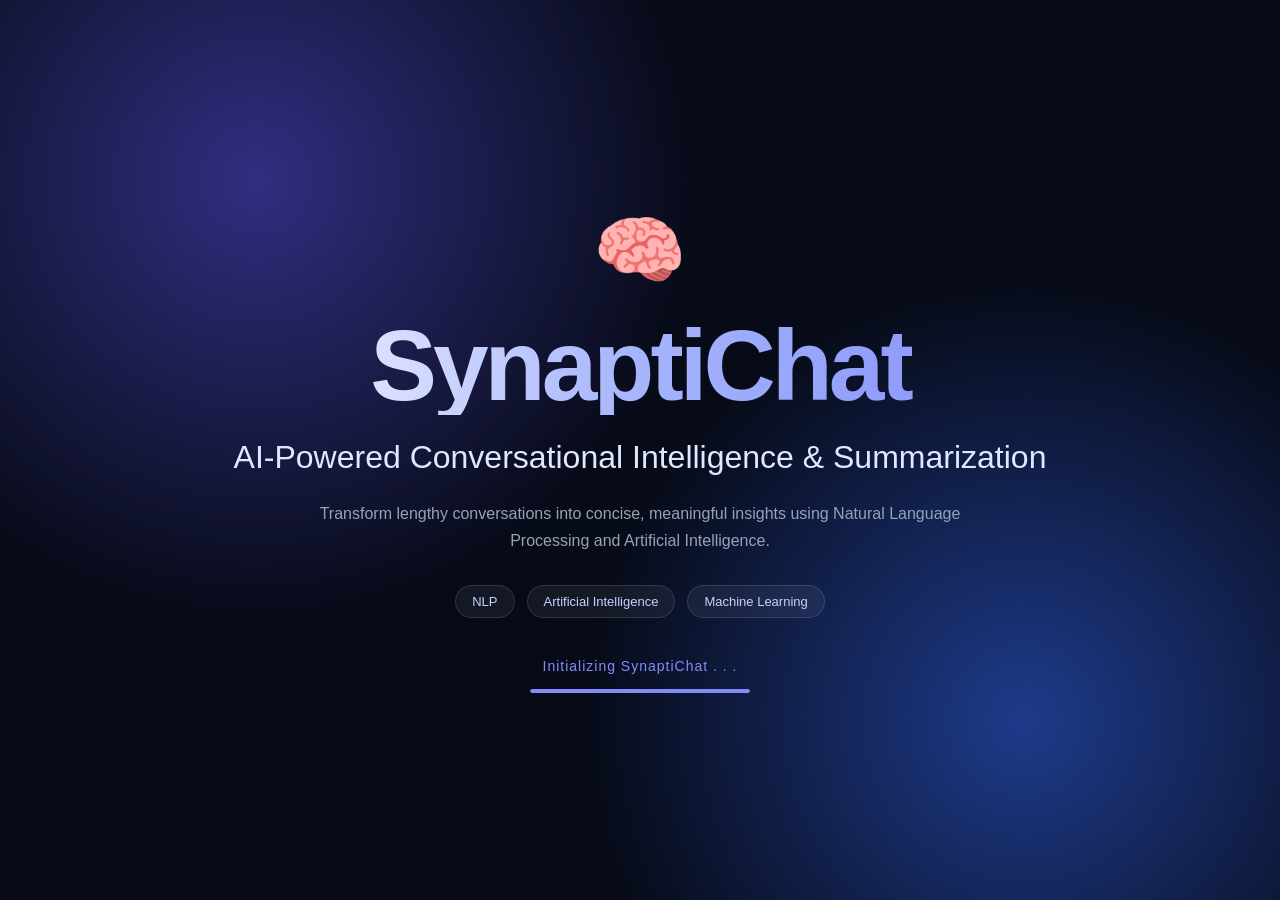
<file: frontend/index.html>
<!DOCTYPE html>
<html lang="en">

<head>

    <meta charset="UTF-8">

    <meta
        name="viewport"
        content="width=device-width, initial-scale=1.0"
    >

    <title>SynaptiChat</title>


    <style>

        * {
            margin: 0;
            padding: 0;
            box-sizing: border-box;
        }


        body {

            min-height: 100vh;

            display: flex;

            justify-content: center;

            align-items: center;

            font-family:
                Arial,
                Helvetica,
                sans-serif;

            color: white;

            overflow: hidden;

            background:
                radial-gradient(
                    circle at 20% 20%,
                    #312e81,
                    transparent 35%
                ),

                radial-gradient(
                    circle at 80% 80%,
                    #1e3a8a,
                    transparent 35%
                ),

                #070b18;
        }


        .splash {

            width: 90%;

            max-width: 900px;

            text-align: center;

            animation:
                fadeIn 1.2s ease;
        }


        .brain {

            font-size: 75px;

            margin-bottom: 20px;

            animation:
                float 2.5s ease-in-out
                infinite;
        }


        h1 {

            font-size:
                clamp(
                    55px,
                    10vw,
                    100px
                );

            letter-spacing: -4px;

            line-height: 1;

            margin-bottom: 20px;

            background:
                linear-gradient(
                    90deg,
                    #ffffff,
                    #a5b4fc,
                    #818cf8
                );

            -webkit-background-clip: text;

            -webkit-text-fill-color:
                transparent;
        }


        h2 {

            font-size:
                clamp(
                    20px,
                    4vw,
                    32px
                );

            font-weight: 400;

            color: #e0e7ff;

            line-height: 1.4;

            margin-bottom: 20px;
        }


        p {

            max-width: 650px;

            margin: auto;

            color: #94a3b8;

            font-size: 16px;

            line-height: 1.7;
        }


        .tech {

            display: flex;

            justify-content: center;

            gap: 12px;

            margin-top: 30px;

            flex-wrap: wrap;
        }


        .tech span {

            padding:
                8px 16px;

            border-radius: 20px;

            background:
                rgba(
                    255,
                    255,
                    255,
                    0.06
                );

            border:
                1px solid
                rgba(
                    255,
                    255,
                    255,
                    0.12
                );

            color: #c7d2fe;

            font-size: 13px;

            backdrop-filter:
                blur(10px);
        }


        .loading {

            margin-top: 40px;

            color: #818cf8;

            font-size: 14px;

            letter-spacing: 1px;
        }


        .loading-dots span {

            display: inline-block;

            animation:
                blink 1.4s infinite;
        }


        .loading-dots span:nth-child(2) {

            animation-delay:
                0.2s;
        }


        .loading-dots span:nth-child(3) {

            animation-delay:
                0.4s;
        }


        .progress-container {

            width: 220px;

            height: 4px;

            margin:
                15px auto 0;

            background:
                rgba(
                    255,
                    255,
                    255,
                    0.1
                );

            border-radius: 10px;

            overflow: hidden;
        }


        .progress {

            height: 100%;

            width: 0%;

            background: #818cf8;

            border-radius: 10px;

            animation:
                loading 3s linear
                forwards;
        }


        @keyframes fadeIn {

            from {

                opacity: 0;

                transform:
                    translateY(20px);

            }

            to {

                opacity: 1;

                transform:
                    translateY(0);

            }
        }


        @keyframes float {

            0%,
            100% {

                transform:
                    translateY(0);

            }

            50% {

                transform:
                    translateY(-12px);

            }
        }


        @keyframes blink {

            0%,
            80%,
            100% {

                opacity: 0.2;

            }

            40% {

                opacity: 1;

            }
        }


        @keyframes loading {

            from {

                width: 0%;

            }

            to {

                width: 100%;

            }
        }


        @media (max-width: 600px) {

            .brain {

                font-size: 60px;

            }


            h1 {

                letter-spacing: -2px;

            }


            p {

                font-size: 14px;

            }

        }

    </style>

</head>


<body>


    <div class="splash">


        <div class="brain">
            🧠
        </div>


        <h1>
            SynaptiChat
        </h1>


        <h2>

            AI-Powered Conversational
            Intelligence & Summarization

        </h2>


        <p>

            Transform lengthy conversations
            into concise, meaningful insights
            using Natural Language Processing
            and Artificial Intelligence.

        </p>


        <div class="tech">

            <span>
                NLP
            </span>

            <span>
                Artificial Intelligence
            </span>

            <span>
                Machine Learning
            </span>

        </div>


        <div class="loading">

            Initializing SynaptiChat
            <span class="loading-dots">

                <span>.</span>
                <span>.</span>
                <span>.</span>

            </span>

        </div>


        <div class="progress-container">

            <div class="progress"></div>

        </div>


    </div>


    <!-- =====================================
         AUTOMATIC REDIRECT TO LOGIN
         ===================================== -->

    <script>

        setTimeout(function () {

            window.location.href = "login.html";

        }, 3000);

    </script>


</body>

</html>
</file>
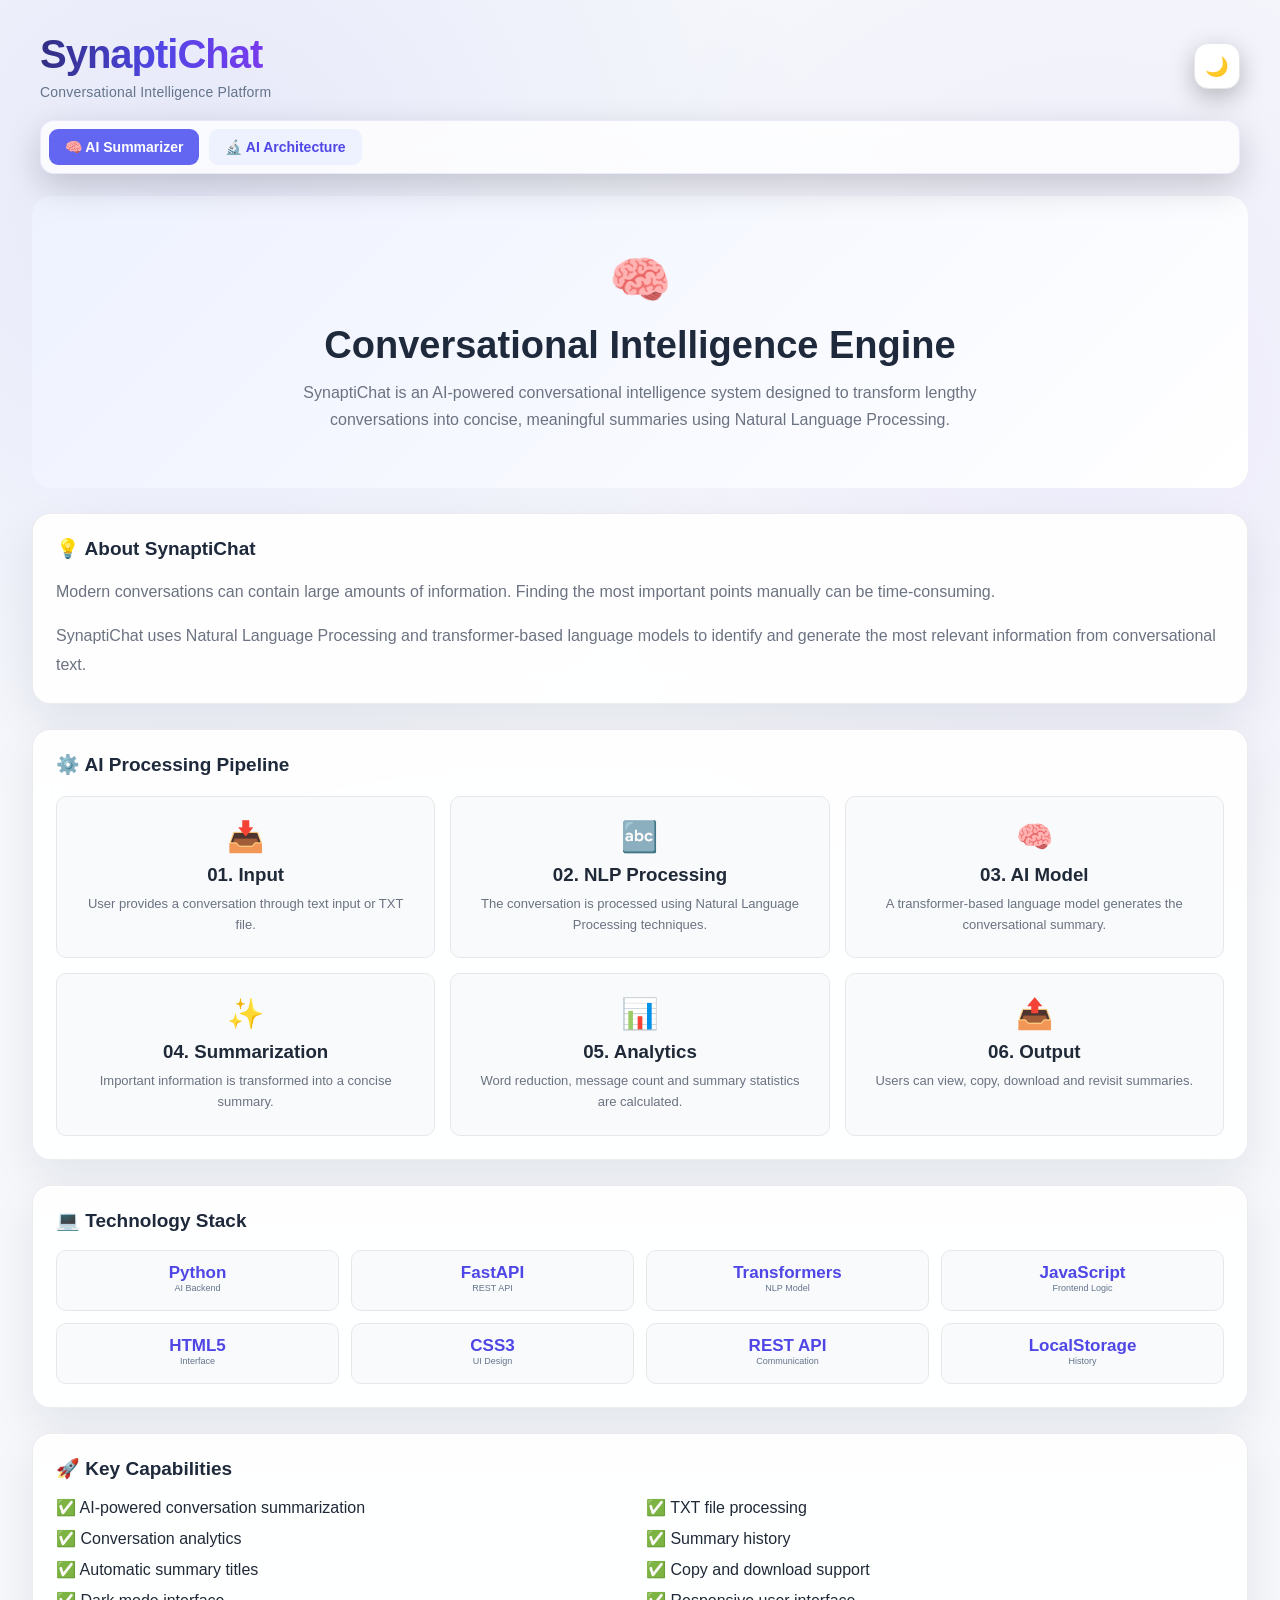
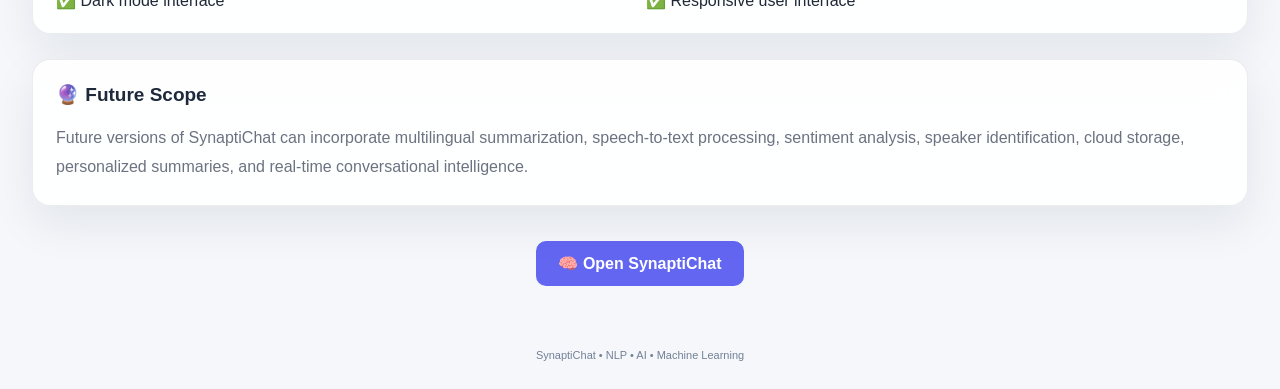
<file: frontend/about.html>
<!DOCTYPE html>
<html lang="en">

<head>

    <meta charset="UTF-8">

    <meta
        name="viewport"
        content="width=device-width, initial-scale=1.0"
    >

    <title>
        SynaptiChat | AI Architecture
    </title>

    <link
        rel="stylesheet"
        href="style.css"
    >

</head>


<body>


<div class="container">


    <!-- NAVIGATION -->

    <header>

        <div class="header-top">

            <div>

                <h1>SynaptiChat</h1>

                <p>
                    Conversational Intelligence Platform
                </p>

            </div>


            <button
                class="theme-toggle"
                id="themeToggle"
            >
                🌙
            </button>

        </div>


        <nav
            style="
                margin-top:20px;
                display:flex;
                gap:10px;
                flex-wrap:wrap;
            "
        >

            <a
                href="summarizer.html"
                style="
                    text-decoration:none;
                    padding:10px 16px;
                    background:#6366f1;
                    color:white;
                    border-radius:9px;
                    font-weight:bold;
                    font-size:14px;
                "
            >
                🧠 AI Summarizer
            </a>


            <a
                href="about.html"
                style="
                    text-decoration:none;
                    padding:10px 16px;
                    background:#eef2ff;
                    color:#4f46e5;
                    border-radius:9px;
                    font-weight:bold;
                    font-size:14px;
                "
            >
                🔬 AI Architecture
            </a>

        </nav>

    </header>



    <!-- HERO -->

    <section
        style="
            background:linear-gradient(
                135deg,
                #eef2ff,
                #ffffff
            );
            padding:55px 30px;
            border-radius:20px;
            text-align:center;
            margin-bottom:25px;
        "
    >

        <div
            style="
                font-size:50px;
                margin-bottom:15px;
            "
        >
            🧠
        </div>


        <h2
            style="
                font-size:38px;
                margin-bottom:12px;
            "
        >
            Conversational Intelligence
            Engine
        </h2>


        <p
            style="
                max-width:750px;
                margin:auto;
                color:#6b7280;
                line-height:1.7;
                font-size:16px;
            "
        >

            SynaptiChat is an AI-powered
            conversational intelligence system
            designed to transform lengthy
            conversations into concise,
            meaningful summaries using
            Natural Language Processing.

        </p>

    </section>



    <!-- PROJECT OVERVIEW -->

    <section
        class="input-section"
        style="margin-bottom:25px;"
    >

        <h2>
            💡 About SynaptiChat
        </h2>


        <p
            style="
                line-height:1.8;
                color:#6b7280;
                margin-bottom:15px;
            "
        >

            Modern conversations can contain
            large amounts of information.
            Finding the most important points
            manually can be time-consuming.

        </p>


        <p
            style="
                line-height:1.8;
                color:#6b7280;
            "
        >

            SynaptiChat uses Natural Language
            Processing and transformer-based
            language models to identify and
            generate the most relevant
            information from conversational
            text.

        </p>

    </section>



    <!-- AI PIPELINE -->

    <section
        class="input-section"
        style="margin-bottom:25px;"
    >

        <h2>
            ⚙️ AI Processing Pipeline
        </h2>


        <div
            style="
                display:grid;
                grid-template-columns:
                    repeat(3,1fr);
                gap:15px;
                margin-top:20px;
            "
        >


            <!-- STEP 1 -->

            <div
                class="analytics-card"
                style="padding:22px;"
            >

                <div
                    style="
                        font-size:30px;
                        margin-bottom:10px;
                    "
                >
                    📥
                </div>


                <h3>
                    01. Input
                </h3>


                <p
                    style="
                        color:#6b7280;
                        font-size:13px;
                        line-height:1.6;
                        margin-top:8px;
                    "
                >

                    User provides a
                    conversation through
                    text input or TXT file.

                </p>

            </div>



            <!-- STEP 2 -->

            <div
                class="analytics-card"
                style="padding:22px;"
            >

                <div
                    style="
                        font-size:30px;
                        margin-bottom:10px;
                    "
                >
                    🔤
                </div>


                <h3>
                    02. NLP Processing
                </h3>


                <p
                    style="
                        color:#6b7280;
                        font-size:13px;
                        line-height:1.6;
                        margin-top:8px;
                    "
                >

                    The conversation is
                    processed using
                    Natural Language
                    Processing techniques.

                </p>

            </div>



            <!-- STEP 3 -->

            <div
                class="analytics-card"
                style="padding:22px;"
            >

                <div
                    style="
                        font-size:30px;
                        margin-bottom:10px;
                    "
                >
                    🧠
                </div>


                <h3>
                    03. AI Model
                </h3>


                <p
                    style="
                        color:#6b7280;
                        font-size:13px;
                        line-height:1.6;
                        margin-top:8px;
                    "
                >

                    A transformer-based
                    language model generates
                    the conversational summary.

                </p>

            </div>



            <!-- STEP 4 -->

            <div
                class="analytics-card"
                style="padding:22px;"
            >

                <div
                    style="
                        font-size:30px;
                        margin-bottom:10px;
                    "
                >
                    ✨
                </div>


                <h3>
                    04. Summarization
                </h3>


                <p
                    style="
                        color:#6b7280;
                        font-size:13px;
                        line-height:1.6;
                        margin-top:8px;
                    "
                >

                    Important information
                    is transformed into a
                    concise summary.

                </p>

            </div>



            <!-- STEP 5 -->

            <div
                class="analytics-card"
                style="padding:22px;"
            >

                <div
                    style="
                        font-size:30px;
                        margin-bottom:10px;
                    "
                >
                    📊
                </div>


                <h3>
                    05. Analytics
                </h3>


                <p
                    style="
                        color:#6b7280;
                        font-size:13px;
                        line-height:1.6;
                        margin-top:8px;
                    "
                >

                    Word reduction,
                    message count and
                    summary statistics
                    are calculated.

                </p>

            </div>



            <!-- STEP 6 -->

            <div
                class="analytics-card"
                style="padding:22px;"
            >

                <div
                    style="
                        font-size:30px;
                        margin-bottom:10px;
                    "
                >
                    📤
                </div>


                <h3>
                    06. Output
                </h3>


                <p
                    style="
                        color:#6b7280;
                        font-size:13px;
                        line-height:1.6;
                        margin-top:8px;
                    "
                >

                    Users can view,
                    copy, download and
                    revisit summaries.

                </p>

            </div>


        </div>

    </section>



    <!-- TECHNOLOGY STACK -->

    <section
        class="input-section"
        style="margin-bottom:25px;"
    >

        <h2>
            💻 Technology Stack
        </h2>


        <div
            style="
                display:grid;
                grid-template-columns:
                    repeat(4,1fr);
                gap:12px;
            "
        >

            <div class="analytics-card">

                <strong>
                    Python
                </strong>

                <span>
                    AI Backend
                </span>

            </div>


            <div class="analytics-card">

                <strong>
                    FastAPI
                </strong>

                <span>
                    REST API
                </span>

            </div>


            <div class="analytics-card">

                <strong>
                    Transformers
                </strong>

                <span>
                    NLP Model
                </span>

            </div>


            <div class="analytics-card">

                <strong>
                    JavaScript
                </strong>

                <span>
                    Frontend Logic
                </span>

            </div>


            <div class="analytics-card">

                <strong>
                    HTML5
                </strong>

                <span>
                    Interface
                </span>

            </div>


            <div class="analytics-card">

                <strong>
                    CSS3
                </strong>

                <span>
                    UI Design
                </span>

            </div>


            <div class="analytics-card">

                <strong>
                    REST API
                </strong>

                <span>
                    Communication
                </span>

            </div>


            <div class="analytics-card">

                <strong>
                    LocalStorage
                </strong>

                <span>
                    History
                </span>

            </div>

        </div>

    </section>



    <!-- FEATURES -->

    <section
        class="input-section"
        style="margin-bottom:25px;"
    >

        <h2>
            🚀 Key Capabilities
        </h2>


        <div
            style="
                display:grid;
                grid-template-columns:
                    repeat(2,1fr);
                gap:12px;
            "
        >

            <div>
                ✅ AI-powered conversation
                summarization
            </div>

            <div>
                ✅ TXT file processing
            </div>

            <div>
                ✅ Conversation analytics
            </div>

            <div>
                ✅ Summary history
            </div>

            <div>
                ✅ Automatic summary titles
            </div>

            <div>
                ✅ Copy and download support
            </div>

            <div>
                ✅ Dark mode interface
            </div>

            <div>
                ✅ Responsive user interface
            </div>

        </div>

    </section>



    <!-- FUTURE SCOPE -->

    <section
        class="input-section"
        style="margin-bottom:25px;"
    >

        <h2>
            🔮 Future Scope
        </h2>


        <p
            style="
                color:#6b7280;
                line-height:1.8;
            "
        >

            Future versions of SynaptiChat can
            incorporate multilingual
            summarization, speech-to-text
            processing, sentiment analysis,
            speaker identification, cloud
            storage, personalized summaries,
            and real-time conversational
            intelligence.

        </p>

    </section>



    <!-- BACK BUTTON -->

    <div
        style="
            text-align:center;
            padding:10px 0 35px;
        "
    >

        <a
            href="summarizer.html"
            style="
                display:inline-block;
                text-decoration:none;
                padding:13px 22px;
                background:#6366f1;
                color:white;
                border-radius:10px;
                font-weight:bold;
            "
        >
            🧠 Open SynaptiChat
        </a>

    </div>



    <footer>

        <p>
            SynaptiChat • NLP • AI • Machine Learning
        </p>

    </footer>


</div>



<script>

const themeToggle =
    document.getElementById(
        "themeToggle"
    );


const savedTheme =
    localStorage.getItem(
        "smartchat-theme"
    );


if (savedTheme === "dark") {

    document.body.classList.add(
        "dark-mode"
    );

    themeToggle.textContent =
        "☀️";
}


themeToggle.addEventListener(
    "click",
    function () {

        document.body.classList.toggle(
            "dark-mode"
        );


        const isDark =
            document.body.classList.contains(
                "dark-mode"
            );


        if (isDark) {

            themeToggle.textContent =
                "☀️";

            localStorage.setItem(
                "smartchat-theme",
                "dark"
            );

        } else {

            themeToggle.textContent =
                "🌙";

            localStorage.setItem(
                "smartchat-theme",
                "light"
            );

        }

    }
);

</script>


</body>

</html>
</file>
<file: frontend/style.css>
/* =========================================================
   SYNAPTICHAT — AI CONVERSATIONAL INTELLIGENCE
   Premium AI Dashboard Styles
   ========================================================= */


/* =========================================================
   GLOBAL RESET
   ========================================================= */

* {
    margin: 0;
    padding: 0;
    box-sizing: border-box;
}


html {
    scroll-behavior: smooth;
}


body {
    min-height: 100vh;

    font-family:
        Inter,
        "Segoe UI",
        Arial,
        Helvetica,
        sans-serif;

    color: #e5e7eb;

    background:
        radial-gradient(
            circle at 15% 10%,
            rgba(99, 102, 241, 0.18),
            transparent 30%
        ),
        radial-gradient(
            circle at 85% 20%,
            rgba(139, 92, 246, 0.14),
            transparent 28%
        ),
        linear-gradient(
            135deg,
            #070b16 0%,
            #0b1020 45%,
            #11152a 100%
        );

    transition:
        background 0.35s ease,
        color 0.35s ease;
}


/* =========================================================
   MAIN CONTAINER
   ========================================================= */

.container {
    width: min(95%, 1380px);
    margin: 0 auto;
}


/* =========================================================
   HEADER
   ========================================================= */

header {
    padding: 32px 8px 22px;
}


.header-top {
    display: flex;
    align-items: center;
    justify-content: space-between;
    gap: 20px;
}


header h1 {
    font-size: clamp(28px, 4vw, 40px);
    font-weight: 800;
    letter-spacing: -1px;

    background:
        linear-gradient(
            90deg,
            #ffffff,
            #c7d2fe,
            #a78bfa
        );

    -webkit-background-clip: text;
    -webkit-text-fill-color: transparent;
    background-clip: text;
}


header p {
    margin-top: 7px;

    color: #94a3b8;

    font-size: 14px;
    letter-spacing: 0.2px;
}


/* =========================================================
   THEME BUTTON
   ========================================================= */

.theme-toggle {
    width: 46px;
    height: 46px;

    display: flex;
    align-items: center;
    justify-content: center;

    border: 1px solid rgba(255, 255, 255, 0.1);
    border-radius: 14px;

    background:
        rgba(255, 255, 255, 0.06);

    color: #ffffff;

    font-size: 19px;

    cursor: pointer;

    box-shadow:
        0 8px 25px rgba(0, 0, 0, 0.25);

    transition:
        transform 0.25s ease,
        background 0.25s ease,
        border-color 0.25s ease;
}


.theme-toggle:hover {
    transform: translateY(-2px) rotate(4deg);

    background:
        rgba(99, 102, 241, 0.18);

    border-color:
        rgba(129, 140, 248, 0.45);
}


/* =========================================================
   NAVIGATION
   ========================================================= */

header nav {
    padding: 8px;

    border: 1px solid rgba(255, 255, 255, 0.08);
    border-radius: 14px;

    background:
        rgba(15, 23, 42, 0.62);

    backdrop-filter: blur(14px);
    -webkit-backdrop-filter: blur(14px);

    box-shadow:
        0 12px 35px rgba(0, 0, 0, 0.18);
}


header nav a {
    transition:
        transform 0.2s ease,
        background 0.2s ease,
        color 0.2s ease,
        box-shadow 0.2s ease;
}


header nav a:hover {
    transform: translateY(-1px);

    box-shadow:
        0 7px 20px rgba(99, 102, 241, 0.18);
}


/* =========================================================
   MAIN LAYOUT
   ========================================================= */

main {
    display: grid;

    grid-template-columns:
        260px minmax(0, 1fr);

    gap: 22px;

    align-items: start;
}


/* =========================================================
   GLASS CARD BASE
   ========================================================= */

.history-section,
.input-section,
.output-section {
    border: 1px solid rgba(255, 255, 255, 0.08);

    background:
        linear-gradient(
            145deg,
            rgba(23, 31, 55, 0.88),
            rgba(13, 19, 36, 0.92)
        );

    backdrop-filter: blur(18px);
    -webkit-backdrop-filter: blur(18px);

    box-shadow:
        0 18px 55px rgba(0, 0, 0, 0.28),
        inset 0 1px 0 rgba(255, 255, 255, 0.025);
}


/* =========================================================
   HISTORY SIDEBAR
   ========================================================= */

.history-section {
    min-height: 590px;

    padding: 18px;

    border-radius: 18px;

    position: sticky;
    top: 20px;
}


.history-header {
    display: flex;
    align-items: center;
    justify-content: space-between;

    gap: 10px;

    margin-bottom: 17px;
}


.history-header h2 {
    margin: 0;

    font-size: 17px;
    font-weight: 700;

    color: #f8fafc;
}


.clear-history-btn {
    padding: 7px 10px;

    border: 1px solid rgba(248, 113, 113, 0.16);
    border-radius: 8px;

    background:
        rgba(127, 29, 29, 0.18);

    color: #fca5a5;

    font-size: 11px;
}


.clear-history-btn:hover {
    background:
        rgba(127, 29, 29, 0.32);

    border-color:
        rgba(248, 113, 113, 0.3);
}


/* =========================================================
   HISTORY LIST
   ========================================================= */

.history-list {
    display: flex;
    flex-direction: column;

    gap: 9px;

    max-height: 690px;

    overflow-y: auto;

    padding-right: 3px;
}


.history-list::-webkit-scrollbar,
#summaryBox::-webkit-scrollbar,
textarea::-webkit-scrollbar {
    width: 6px;
}


.history-list::-webkit-scrollbar-track,
#summaryBox::-webkit-scrollbar-track,
textarea::-webkit-scrollbar-track {
    background: transparent;
}


.history-list::-webkit-scrollbar-thumb,
#summaryBox::-webkit-scrollbar-thumb,
textarea::-webkit-scrollbar-thumb {
    border-radius: 20px;

    background:
        rgba(129, 140, 248, 0.35);
}


.history-list::-webkit-scrollbar-thumb:hover,
#summaryBox::-webkit-scrollbar-thumb:hover,
textarea::-webkit-scrollbar-thumb:hover {
    background:
        rgba(129, 140, 248, 0.55);
}


.history-empty {
    padding: 45px 8px;

    text-align: center;

    color: #64748b;

    font-size: 12px;

    line-height: 1.7;
}


.history-item {
    padding: 13px;

    border: 1px solid rgba(255, 255, 255, 0.06);
    border-radius: 12px;

    background:
        rgba(255, 255, 255, 0.025);

    cursor: pointer;

    transition:
        transform 0.22s ease,
        border-color 0.22s ease,
        background 0.22s ease;
}


.history-item:hover {
    transform: translateY(-2px);

    border-color:
        rgba(129, 140, 248, 0.38);

    background:
        rgba(99, 102, 241, 0.08);
}


.history-item-title {
    margin-bottom: 6px;

    color: #dbeafe;

    font-size: 13px;
    font-weight: 650;

    overflow: hidden;
    text-overflow: ellipsis;
    white-space: nowrap;
}


.history-item-date {
    color: #64748b;

    font-size: 10px;
}


/* =========================================================
   WORKSPACE
   ========================================================= */

.workspace {
    display: grid;

    grid-template-columns:
        minmax(0, 1fr)
        minmax(0, 1fr);

    gap: 22px;

    min-width: 0;
}


/* =========================================================
   INPUT / OUTPUT CARDS
   ========================================================= */

.input-section,
.output-section {
    min-width: 0;

    padding: 23px;

    border-radius: 18px;
}


h2 {
    margin-bottom: 18px;

    color: #f8fafc;

    font-size: 19px;
    font-weight: 700;
}


/* =========================================================
   UPLOAD AREA
   ========================================================= */

.upload-area {
    display: flex;
    align-items: center;

    gap: 11px;

    min-height: 55px;

    margin-bottom: 15px;
    padding: 9px;

    border: 1px dashed rgba(129, 140, 248, 0.35);
    border-radius: 12px;

    background:
        rgba(99, 102, 241, 0.045);

    transition:
        border-color 0.25s ease,
        background 0.25s ease;
}


.upload-area:hover {
    border-color:
        rgba(129, 140, 248, 0.65);

    background:
        rgba(99, 102, 241, 0.08);
}


.upload-btn {
    display: inline-flex;
    align-items: center;
    justify-content: center;

    flex-shrink: 0;

    padding: 10px 14px;

    border: 1px solid rgba(129, 140, 248, 0.18);
    border-radius: 9px;

    background:
        rgba(99, 102, 241, 0.14);

    color: #c7d2fe;

    font-size: 12px;
    font-weight: 700;

    cursor: pointer;

    transition:
        background 0.2s ease,
        transform 0.2s ease;
}


.upload-btn:hover {
    transform: translateY(-1px);

    background:
        rgba(99, 102, 241, 0.25);
}


#fileName {
    min-width: 0;

    color: #94a3b8;

    font-size: 11px;

    overflow: hidden;
    text-overflow: ellipsis;
    white-space: nowrap;
}


/* =========================================================
   TEXTAREA
   ========================================================= */

textarea {
    width: 100%;
    height: 315px;

    padding: 16px;

    border: 1px solid rgba(255, 255, 255, 0.09);
    border-radius: 13px;

    outline: none;

    resize: vertical;

    background:
        rgba(3, 7, 18, 0.48);

    color: #e5e7eb;

    font-family: inherit;
    font-size: 13px;

    line-height: 1.7;

    transition:
        border-color 0.25s ease,
        box-shadow 0.25s ease,
        background 0.25s ease;
}


textarea::placeholder {
    color: #64748b;
}


textarea:focus {
    border-color:
        rgba(129, 140, 248, 0.65);

    background:
        rgba(3, 7, 18, 0.62);

    box-shadow:
        0 0 0 3px rgba(99, 102, 241, 0.1);
}


/* =========================================================
   INPUT STATISTICS
   ========================================================= */

.stats {
    display: grid;

    grid-template-columns:
        repeat(3, 1fr);

    gap: 8px;

    margin-top: 12px;
}


.stats span {
    padding: 9px 8px;

    border: 1px solid rgba(255, 255, 255, 0.055);
    border-radius: 9px;

    background:
        rgba(255, 255, 255, 0.025);

    color: #64748b;

    font-size: 11px;

    text-align: center;
}


.stats strong {
    display: block;

    margin-top: 3px;

    color: #a5b4fc;

    font-size: 15px;
}


/* =========================================================
   BUTTONS
   ========================================================= */

button {
    border: none;
    border-radius: 10px;

    font-family: inherit;
    font-weight: 700;

    cursor: pointer;

    transition:
        transform 0.2s ease,
        box-shadow 0.2s ease,
        background 0.2s ease,
        opacity 0.2s ease;
}


button:focus-visible {
    outline: 2px solid #818cf8;
    outline-offset: 2px;
}


.input-buttons {
    display: flex;

    gap: 10px;

    margin-top: 15px;
}


.primary-btn {
    flex: 1;

    padding: 13px 16px;

    background:
        linear-gradient(
            135deg,
            #6366f1,
            #7c3aed
        );

    color: #ffffff;

    box-shadow:
        0 8px 22px rgba(99, 102, 241, 0.22);
}


.primary-btn:hover {
    transform: translateY(-2px);

    box-shadow:
        0 12px 28px rgba(99, 102, 241, 0.3);
}


.primary-btn:disabled {
    opacity: 0.65;

    cursor: not-allowed;

    transform: none;

    box-shadow: none;
}


.secondary-btn {
    min-width: 90px;

    padding: 13px 16px;

    background:
        rgba(255, 255, 255, 0.06);

    border: 1px solid rgba(255, 255, 255, 0.08);

    color: #cbd5e1;
}


.secondary-btn:hover {
    background:
        rgba(255, 255, 255, 0.1);

    transform: translateY(-1px);
}


/* =========================================================
   SUMMARY HEADER
   ========================================================= */

.summary-header {
    display: flex;
    align-items: flex-start;
    justify-content: space-between;

    gap: 15px;

    margin-bottom: 15px;
}


.summary-header h2 {
    margin-bottom: 5px;
}


.summary-title {
    max-width: 340px;

    color: #64748b;

    font-size: 11px;

    overflow: hidden;
    text-overflow: ellipsis;
    white-space: nowrap;
}


.summary-actions {
    display: flex;

    gap: 7px;

    flex-shrink: 0;
}


.copy-btn,
.download-btn {
    padding: 8px 11px;

    font-size: 11px;
}


.copy-btn {
    background:
        rgba(99, 102, 241, 0.13);

    border: 1px solid rgba(129, 140, 248, 0.14);

    color: #c7d2fe;
}


.copy-btn:hover {
    background:
        rgba(99, 102, 241, 0.23);
}


.download-btn {
    background:
        rgba(16, 185, 129, 0.1);

    border: 1px solid rgba(52, 211, 153, 0.12);

    color: #86efac;
}


.download-btn:hover {
    background:
        rgba(16, 185, 129, 0.18);
}


.copy-btn:disabled,
.download-btn:disabled {
    opacity: 0.4;

    cursor: not-allowed;

    transform: none;
}


/* =========================================================
   SUMMARY BOX
   ========================================================= */

#summaryBox {
    height: 270px;

    padding: 17px;

    border: 1px solid rgba(255, 255, 255, 0.075);
    border-radius: 13px;

    background:
        linear-gradient(
            145deg,
            rgba(3, 7, 18, 0.48),
            rgba(15, 23, 42, 0.55)
        );

    color: #dbeafe;

    line-height: 1.8;

    overflow-y: auto;
}


#summaryBox p:not(.placeholder) {
    white-space: pre-wrap;
}


.placeholder {
    color: #64748b;

    font-size: 13px;
}


/* =========================================================
   ANALYTICS
   ========================================================= */

.analytics {
    margin-top: 18px;
}


.analytics h3 {
    margin-bottom: 10px;

    color: #cbd5e1;

    font-size: 13px;
    font-weight: 700;
}


.analytics-grid {
    display: grid;

    grid-template-columns:
        repeat(4, 1fr);

    gap: 8px;
}


.analytics-card {
    padding: 12px 8px;

    border: 1px solid rgba(255, 255, 255, 0.055);
    border-radius: 10px;

    background:
        rgba(255, 255, 255, 0.025);

    text-align: center;

    transition:
        transform 0.2s ease,
        border-color 0.2s ease;
}


.analytics-card:hover {
    transform: translateY(-2px);

    border-color:
        rgba(129, 140, 248, 0.25);
}


.analytics-card span {
    display: block;

    margin-bottom: 5px;

    color: #64748b;

    font-size: 9px;
}


.analytics-card strong {
    color: #a5b4fc;

    font-size: 17px;
}


/* =========================================================
   FOOTER
   ========================================================= */

footer {
    padding: 28px 10px;

    color: #64748b;

    font-size: 11px;

    text-align: center;
}


footer p {
    opacity: 0.9;
}


/* =========================================================
   LIGHT MODE
   ========================================================= */

body:not(.dark-mode) {
    color: #1f2937;

    background:
        radial-gradient(
            circle at 15% 10%,
            rgba(99, 102, 241, 0.1),
            transparent 30%
        ),
        radial-gradient(
            circle at 85% 20%,
            rgba(139, 92, 246, 0.08),
            transparent 28%
        ),
        #f5f7fb;
}


body:not(.dark-mode) header h1 {
    background:
        linear-gradient(
            90deg,
            #312e81,
            #4f46e5,
            #7c3aed
        );

    -webkit-background-clip: text;
    -webkit-text-fill-color: transparent;
    background-clip: text;
}


body:not(.dark-mode) header p {
    color: #64748b;
}


body:not(.dark-mode) header nav {
    background:
        rgba(255, 255, 255, 0.78);

    border-color:
        rgba(79, 70, 229, 0.1);
}


body:not(.dark-mode) .history-section,
body:not(.dark-mode) .input-section,
body:not(.dark-mode) .output-section {
    background:
        rgba(255, 255, 255, 0.9);

    border-color:
        rgba(15, 23, 42, 0.08);

    box-shadow:
        0 18px 45px rgba(15, 23, 42, 0.08);
}


body:not(.dark-mode) h2,
body:not(.dark-mode) .history-header h2 {
    color: #1e293b;
}


body:not(.dark-mode) .theme-toggle {
    background: #ffffff;

    border-color: #e5e7eb;

    color: #334155;
}


body:not(.dark-mode) .history-item {
    background: #f8fafc;

    border-color: #e5e7eb;
}


body:not(.dark-mode) .history-item:hover {
    background: #eef2ff;

    border-color: #a5b4fc;
}


body:not(.dark-mode) .history-item-title {
    color: #334155;
}


body:not(.dark-mode) .history-item-date {
    color: #94a3b8;
}


body:not(.dark-mode) .upload-area {
    background: #f8fafc;

    border-color: #c7d2fe;
}


body:not(.dark-mode) .upload-btn {
    background: #eef2ff;

    color: #4f46e5;

    border-color: #c7d2fe;
}


body:not(.dark-mode) #fileName {
    color: #64748b;
}


body:not(.dark-mode) textarea {
    background: #f8fafc;

    color: #1f2937;

    border-color: #dbe2ea;
}


body:not(.dark-mode) textarea::placeholder {
    color: #94a3b8;
}


body:not(.dark-mode) textarea:focus {
    background: #ffffff;

    border-color: #818cf8;
}


body:not(.dark-mode) .stats span,
body:not(.dark-mode) .analytics-card {
    background: #f8fafc;

    border-color: #e5e7eb;
}


body:not(.dark-mode) .stats span,
body:not(.dark-mode) .analytics-card span {
    color: #64748b;
}


body:not(.dark-mode) .stats strong,
body:not(.dark-mode) .analytics-card strong {
    color: #4f46e5;
}


body:not(.dark-mode) .secondary-btn {
    background: #f1f5f9;

    border-color: #e2e8f0;

    color: #334155;
}


body:not(.dark-mode) #summaryBox {
    background: #f8fafc;

    border-color: #e5e7eb;

    color: #334155;
}


body:not(.dark-mode) .placeholder {
    color: #94a3b8;
}


body:not(.dark-mode) .summary-title {
    color: #64748b;
}


body:not(.dark-mode) .analytics h3 {
    color: #475569;
}


body:not(.dark-mode) footer {
    color: #64748b;
}


/* =========================================================
   RESPONSIVE — TABLET
   ========================================================= */

@media (max-width: 1050px) {

    main {
        grid-template-columns: 1fr;
    }


    .history-section {
        position: relative;
        top: auto;

        min-height: auto;
    }


    .history-list {
        max-height: 220px;

        display: grid;

        grid-template-columns:
            repeat(2, 1fr);
    }


    .workspace {
        grid-template-columns: 1fr;
    }

}


/* =========================================================
   RESPONSIVE — MOBILE
   ========================================================= */

@media (max-width: 650px) {

    .container {
        width: 92%;
    }


    header {
        padding-top: 22px;
    }


    .header-top {
        align-items: flex-start;
    }


    header h1 {
        font-size: 29px;
    }


    header p {
        max-width: 260px;

        font-size: 12px;

        line-height: 1.5;
    }


    header nav {
        overflow-x: auto;

        flex-wrap: nowrap !important;
    }


    header nav a {
        white-space: nowrap;
    }


    .history-list {
        grid-template-columns: 1fr;
    }


    .input-section,
    .output-section {
        padding: 17px;
    }


    textarea {
        height: 270px;
    }


    .stats {
        grid-template-columns: 1fr;
    }


    .input-buttons {
        flex-direction: column;
    }


    .secondary-btn {
        width: 100%;
    }


    .summary-header {
        flex-direction: column;
    }


    .summary-title {
        max-width: 100%;
    }


    .summary-actions {
        width: 100%;
    }


    .summary-actions button {
        flex: 1;
    }


    .analytics-grid {
        grid-template-columns:
            repeat(2, 1fr);
    }

}


/* =========================================================
   VERY SMALL SCREENS
   ========================================================= */

@media (max-width: 400px) {

    .theme-toggle {
        width: 42px;
        height: 42px;

        border-radius: 12px;
    }


    header h1 {
        font-size: 26px;
    }


    .upload-area {
        align-items: flex-start;

        flex-direction: column;
    }


    .upload-btn {
        width: 100%;
    }


    #fileName {
        max-width: 100%;
    }

}
</file>
